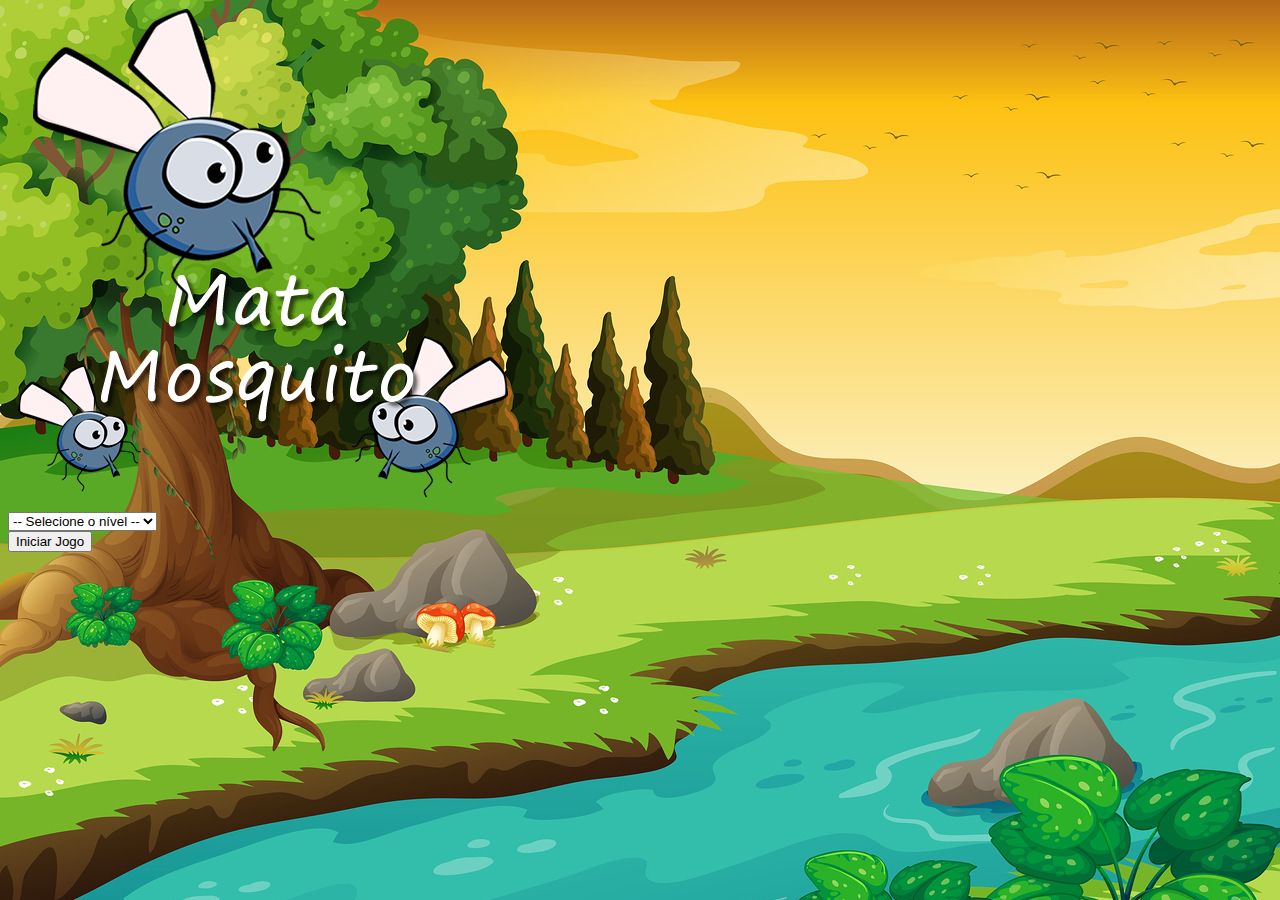
<file: index.html>
<!DOCTYPE html>
<html>
    <head>
        <title></title>
        <meta charset="UTF-8">
        <link rel="stylesheet" href="https://cdn.jsdelivr.net/npm/bootstrap@5.3.0-alpha1/dist/css/bootstrap.min.css" rel="stylesheet" integrity="sha384-GLhlTQ8iRABdZLl6O3oVMWSktQOp6b7In1Zl3/Jr59b6EGGoI1aFkw7cmDA6j6gD" crossorigin="anonymous">
        <link rel="stylesheet" href="estilo.css">
        <script>
            function iniciarJogo(){
                var nivel = document.getElementById('nivel').value
                if(nivel === ''){
                    alert('Selecione um nível para começar o jogo')
                    return false
                }
                window.location.href = "app.html?" + nivel
            }
        </script>
    </head>
    <body>
        <div class="container">
            <div class="row">
                <div class="col">
                    <div class="d-flex justify-content-center">
                        <img src="imagens/game.png">
                    </div>    
                </div>
            </div>
            <div class="row">
                <div class="col">
                    <div class="d-flex justify-content-center">
                        <div class="mb-2">
                            <select class="form-control" id="nivel">
                                <option value="">-- Selecione o nível --</option>
                                <option value="normal">Normal</option>
                                <option value="dificil">Difícil</option>
                                <option value="chucknorris">Chuck Norris</option>
                            </select>
                        </div>    
                    </div>    
                </div>
            </div>
            <div class="row">
                <div class="col">
                    <div class="d-flex justify-content-center">
                        <button type="button" class="btn btn-danger btn-lg" onclick="iniciarJogo()">Iniciar Jogo</button>
                    </div>    
                </div>
            </div>
        </div>
    </body>    
</html>
</file>
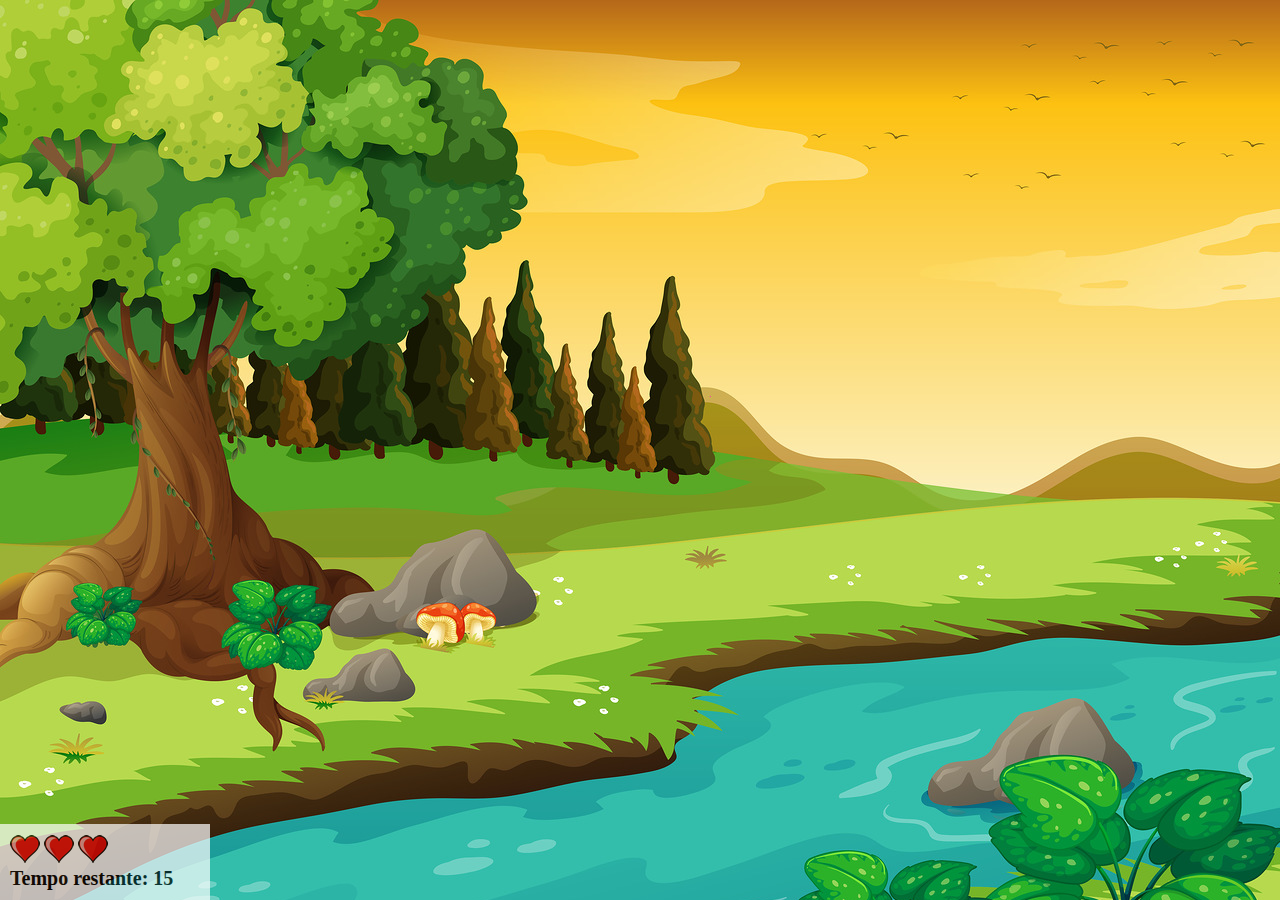
<file: app.html>
<!DOCTYPE html>
<html>
    <head>
        <title></title>
        <meta charset="UTF-8">
        <link rel="stylesheet" href="estilo.css">
        <script src="jogo.js">
        </script>
    </head>
    <body onresize="ajustaTamanhoPalcoJogo()">
        <div class="painel">
            <div class="vidas">
                <img id="v1" src="imagens/coracao_cheio.png">
                <img id="v2" src="imagens/coracao_cheio.png">
                <img id="v3" src="imagens/coracao_cheio.png">
            </div>
            <div class="cronometro">Tempo restante: <span id="cronometro"></span> </div>
        </div>
        <script>
            document.getElementById('cronometro').innerHTML = tempo
            var criaMosquito = setInterval(function(){
                posicaoRandomica()}, criaMosquitoTempo)
        </script>
    </body>
</html>
</file>
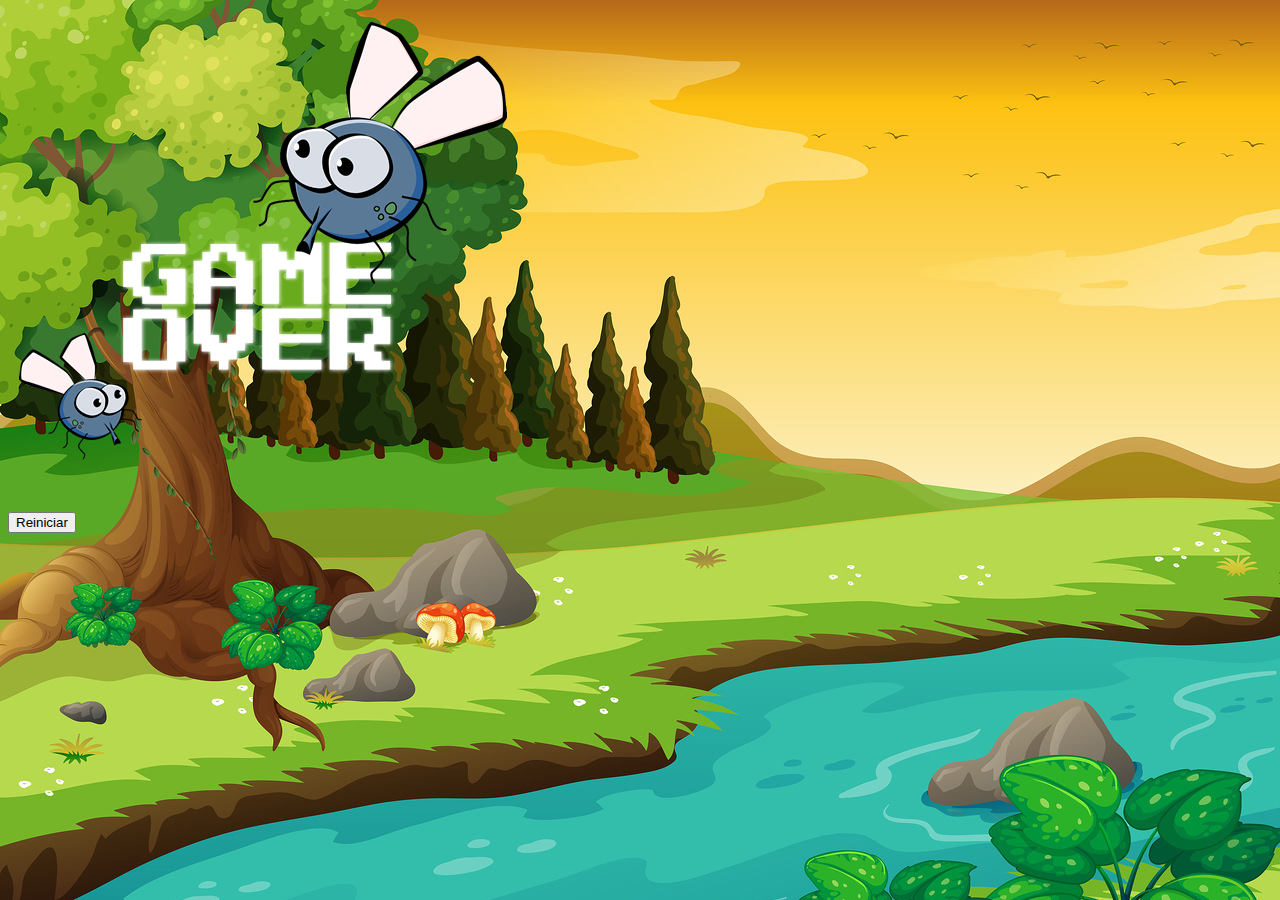
<file: fim_de_jogo.html>
<!DOCTYPE html>
<html>
    <head>
        <title></title>
        <meta charset="UTF-8">
        <link rel="stylesheet" href="https://cdn.jsdelivr.net/npm/bootstrap@5.3.0-alpha1/dist/css/bootstrap.min.css" rel="stylesheet" integrity="sha384-GLhlTQ8iRABdZLl6O3oVMWSktQOp6b7In1Zl3/Jr59b6EGGoI1aFkw7cmDA6j6gD" crossorigin="anonymous">
        <link rel="stylesheet" href="estilo.css">
    </head>
    <body>
        <div class="container">
            <div class="row">
                <div class="col">
                    <div class="d-flex justify-content-center">
                        <img src="imagens/game_over.png">
                    </div>    
                </div>
            </div>
            <div class="row">
                <div class="col">
                    <div class="d-flex justify-content-center">
                        <button type="button" class="btn btn-dark btn-lg" onclick="window.location.href='index.html'">Reiniciar</button>
                    </div>    
                </div>
            </div>
        </div>
    </body>    
</html>
</file>
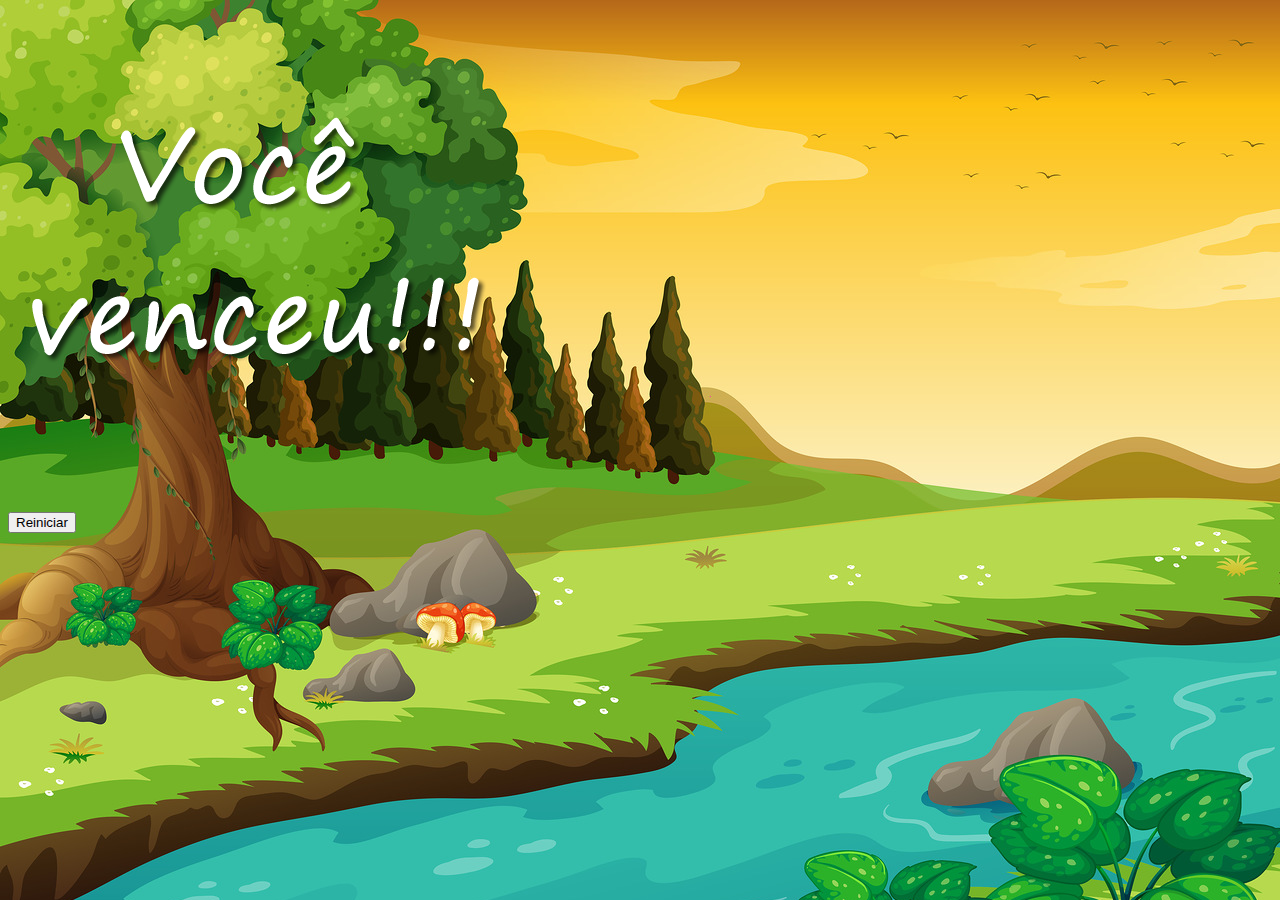
<file: vitoria.html>
<!DOCTYPE html>
<html>
    <head>
        <title></title>
        <meta charset="UTF-8">
        <link rel="stylesheet" href="https://cdn.jsdelivr.net/npm/bootstrap@5.3.0-alpha1/dist/css/bootstrap.min.css" rel="stylesheet" integrity="sha384-GLhlTQ8iRABdZLl6O3oVMWSktQOp6b7In1Zl3/Jr59b6EGGoI1aFkw7cmDA6j6gD" crossorigin="anonymous">
        <link rel="stylesheet" href="estilo.css">
    </head>
    <body>
        <div class="container">
            <div class="row">
                <div class="col">
                    <div class="d-flex justify-content-center">
                        <img src="imagens/vitoria.png">
                    </div>    
                </div>
            </div>
            <div class="row">
                <div class="col">
                    <div class="d-flex justify-content-center">
                        <button type="button" class="btn btn-dark btn-lg" onclick="window.location.href='index.html'">Reiniciar</button>
                    </div>    
                </div>
            </div>
        </div>
    </body>    
</html>
</file>
<file: estilo.css>
html{
    cursor: url(imagens/mata_mosquito.png) 30 30, auto;
}

body{
    background-image: url(imagens/bg.jpg);
    background-repeat: no-repeat;
    background-size: 100%;
}

.mosquito1{
    width: 50px;
    height: 50px;
}

.mosquito2{
    width: 70px;
    height: 70px;
}

.mosquito3{
    width: 90px;
    height: 90px;
}

.ladoA{
    transform: scaleX(1);
}

.ladoB{
    transform: scaleX(-1);
}

.painel{
    position: absolute;
    width: 190px;
    padding: 10px;
    left: 0px;
    bottom: 0px;
    border-top: solid 1px #fff;
    background-color: #fff;
    opacity: 0.7;
}

.vida{
    float: left;
}

.cronometro{
    float: left;
    font-size: 20px;
    font-weight: bold;
}
</file>
